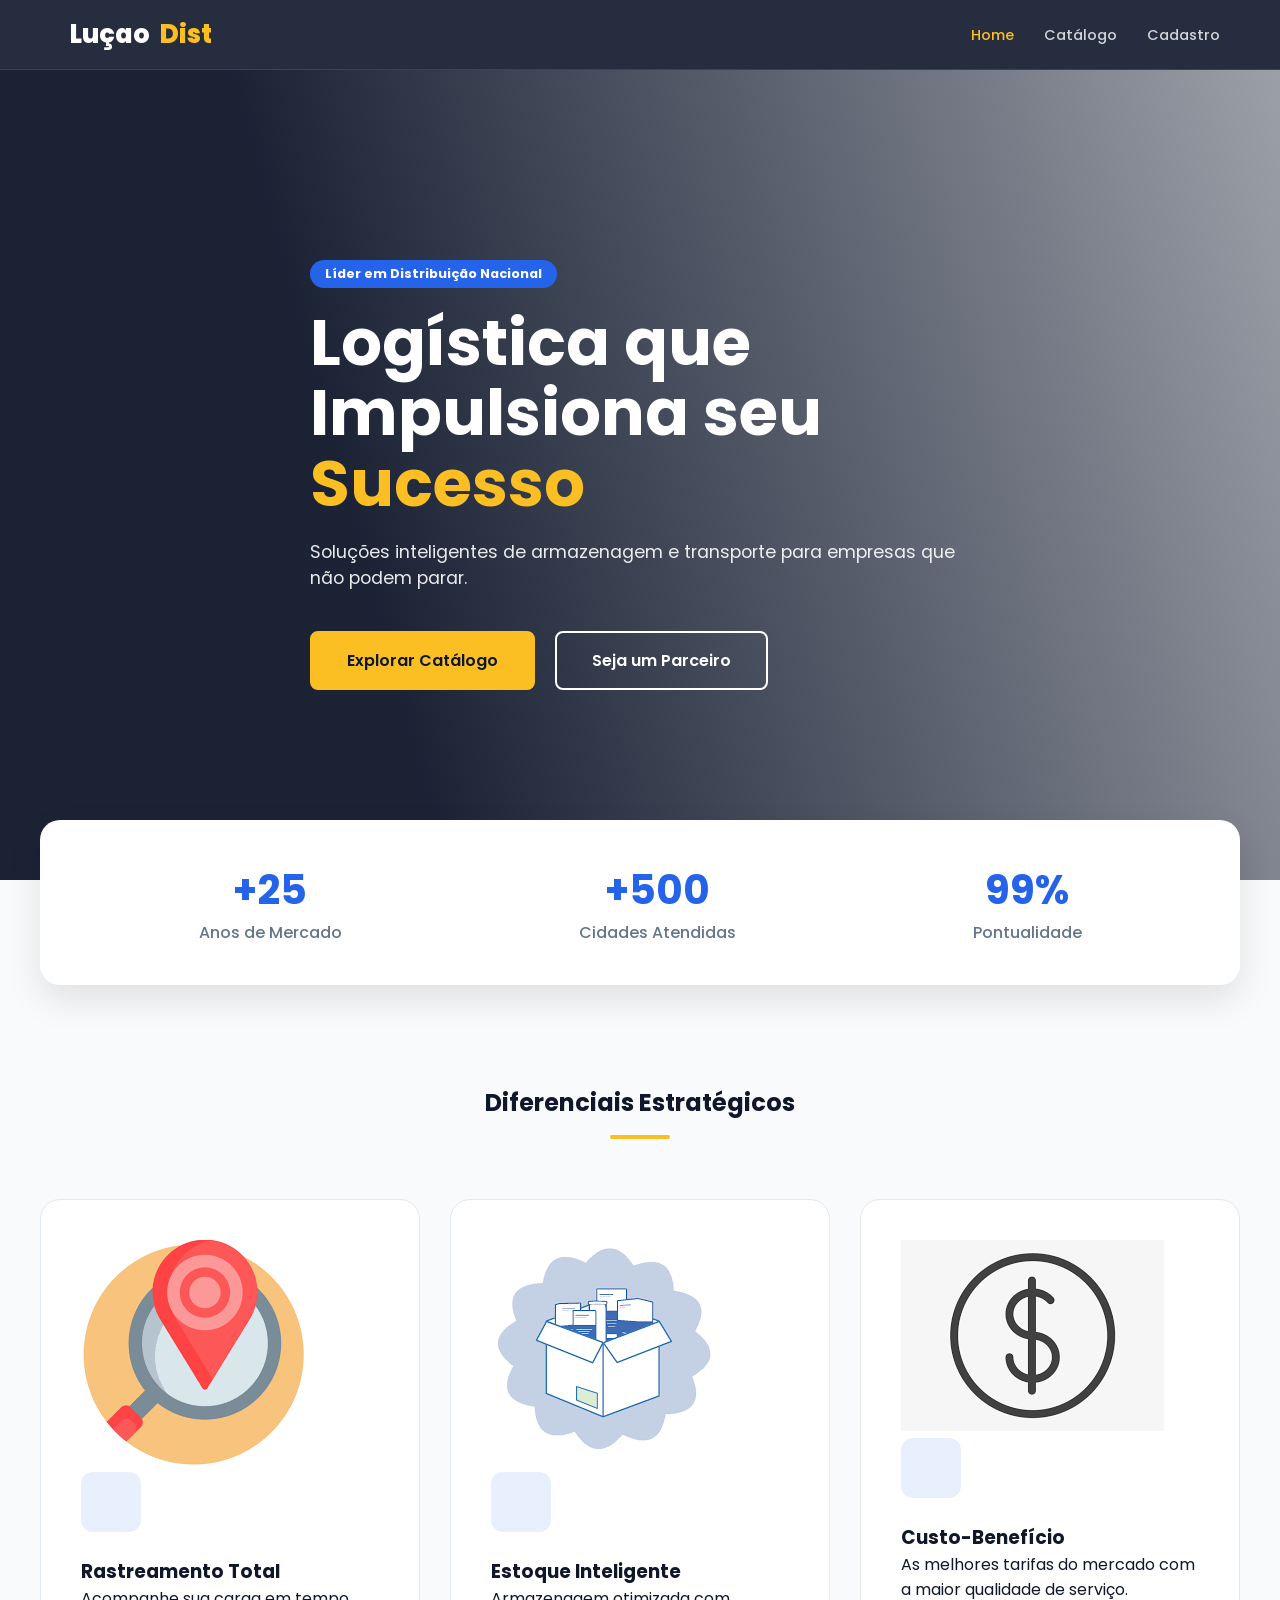
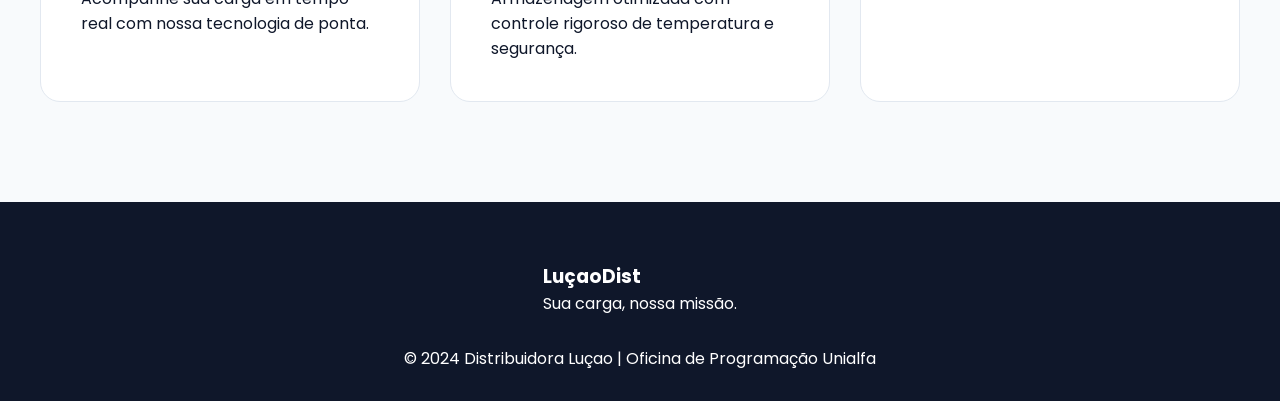
<file: trabalho guilherme/Meu projeto/index.html>
<!DOCTYPE html>
<html lang="pt-BR">
<head>
    <meta charset="UTF-8">
    <meta name="viewport" content="width=device-width, initial-scale=1.0">
    <title>Distribuidora Luçao | Excelência em Logística</title>
    <link rel="stylesheet" href="style.css">
    <link href="https://cloudflare.com" rel="stylesheet">
</head>
<body>
    <header>
        <nav class="container">
            <div class="logo">
                <i class="fas fa-truck-loading"></i> Luçao<span>Dist</span>
            </div>
            <ul class="nav-links">
                <li><a href="index.html" class="active">Home</a></li>
                <li><a href="../pages/produto.html">Catálogo</a></li>
                <li><a href="../pages/cadastro.html">Cadastro</a></li>
            </ul>
        </nav>
    </header>

    <section class="hero">
        <div class="hero-overlay"></div>
        <div class="hero-content container">
            <span class="badge">Líder em Distribuição Nacional</span>
            <h1>Logística que Impulsiona seu <span>Sucesso</span></h1>
            <p>Soluções inteligentes de armazenagem e transporte para empresas que não podem parar.</p>
            <div class="hero-btns">
                <a href="../pages/produto.html" class="cta-button">Explorar Catálogo</a>
                <a href="../pages/cadastro.html" class="cta-button secondary">Seja um Parceiro</a>
            </div>
        </div>
    </section>

    <section class="stats container">
        <div class="stat-item">
            <h3>+25</h3>
            <p>Anos de Mercado</p>
        </div>
        <div class="stat-item">
            <h3>+500</h3>
            <p>Cidades Atendidas</p>
        </div>
        <div class="stat-item">
            <h3>99%</h3>
            <p>Pontualidade</p>
        </div>
    </section>

    <section class="features container section-padding">
        <div class="section-header">
            <h2>Diferenciais Estratégicos</h2>
            <div class="divider"></div>
        </div>
        <div class="grid">
            
            <div class="feature-card">
                <img src="../imagens/imagem6.png" alt="rastreamento">
                <div class="icon-box"><i class="fas fa-route"></i></div>
                <h3>Rastreamento Total</h3>
                <p>Acompanhe sua carga em tempo real com nossa tecnologia de ponta.</p>
            </div>
            <div class="feature-card">
                <img src="../imagens/imagem7.png" alt="estoque">
                <div class="icon-box"><i class="fas fa-warehouse"></i></div>
                <h3>Estoque Inteligente</h3>
                <p>Armazenagem otimizada com controle rigoroso de temperatura e segurança.</p>
            </div>
            <div class="feature-card">
                <img src="../imagens/imagem8.png" alt="custo-beneficio">
                <div class="icon-box"><i class="fas fa-hand-holding-usd"></i></div>
                <h3>Custo-Benefício</h3>
                <p>As melhores tarifas do mercado com a maior qualidade de serviço.</p>
            </div>
        </div>
    </section>

    <footer class="footer">
        <div class="container footer-content">
            <div class="footer-info">
                <h3>Luçao<span>Dist</span></h3>
                <p>Sua carga, nossa missão.</p>
            </div>
            <div class="footer-bottom">
                <p>&copy; 2024 Distribuidora Luçao | Oficina de Programação Unialfa</p>
            </div>
        </div>
    </footer>
</body>
</html>
</file>
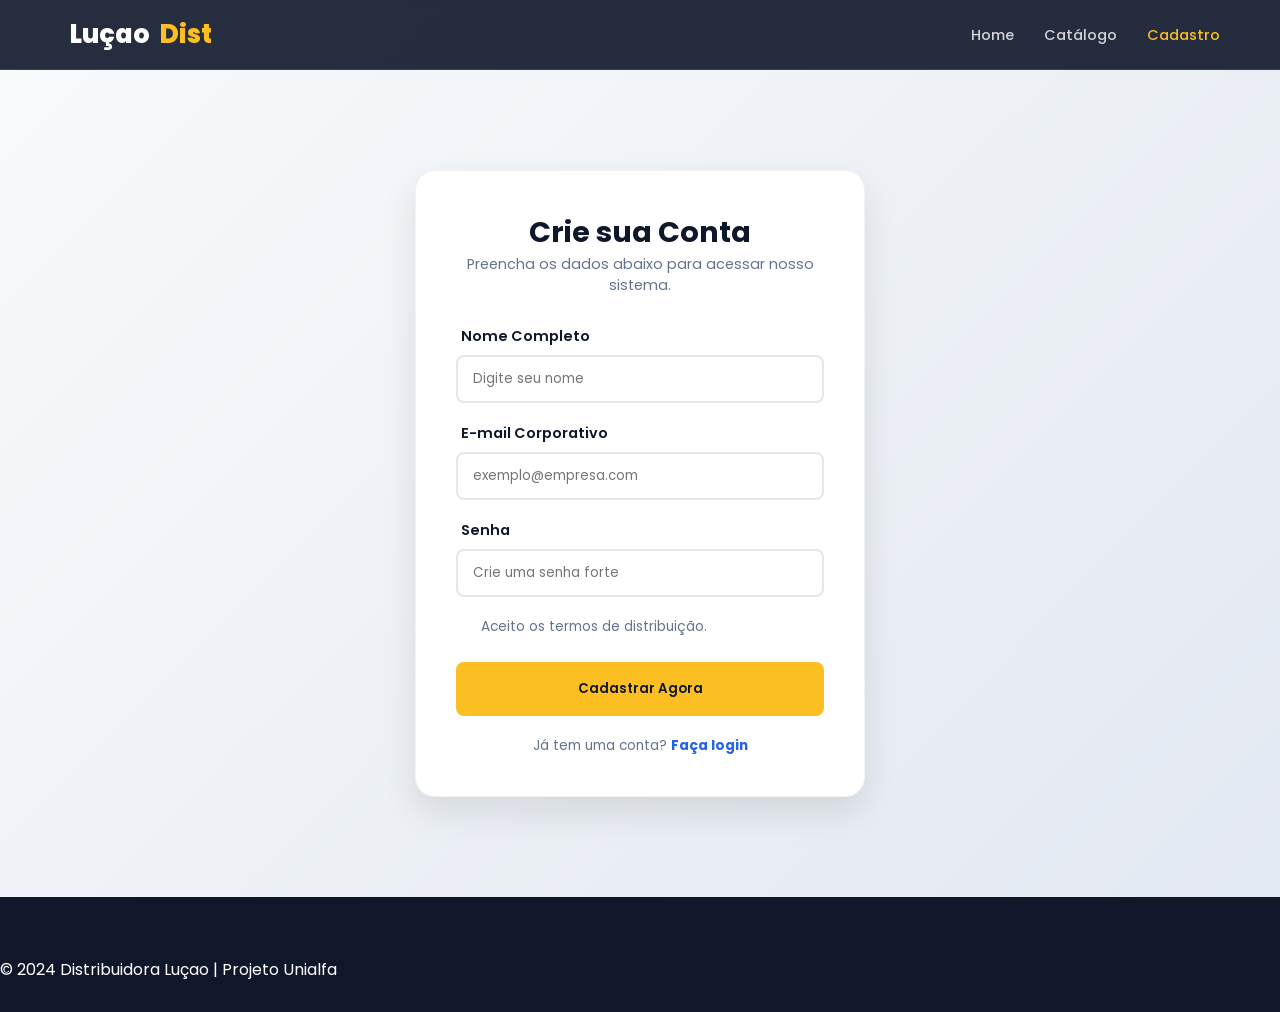
<file: trabalho guilherme/pages/cadastro.html>
<!DOCTYPE html>
<html lang="pt-BR">
<head>
    <meta charset="UTF-8">
    <meta name="viewport" content="width=device-width, initial-scale=1.0">
    <title>Cadastro | Distribuidora Luçao</title>
   
    <link rel="stylesheet" href="..//Meu projeto/style.css">
    <link href="https://cloudflare.com" rel="stylesheet">
</head>
<body class="bg-form">
    <header>
        <nav class="container">
            <div class="logo">
                <i class="fas fa-truck-loading"></i> Luçao<span>Dist</span>
            </div>
            <ul class="nav-links">
                <li><a href="../Meu projeto/index.html">Home</a></li>
                <li><a href="../pages/produto.html">Catálogo</a></li>
                <li><a href="../pages/cadastro.html" class="active">Cadastro</a></li>
            </ul>
        </nav>
    </header>

    <main class="container section-padding flex-center">
        <div class="form-card">
            <div class="form-header">
                <i class="fas fa-user-plus icon-form"></i>
                <h2>Crie sua Conta</h2>
                <p>Preencha os dados abaixo para acessar nosso sistema.</p>
            </div>

            
            <form action="#">
                <div class="input-group">
                    <label for="nome"><i class="fas fa-user"></i> Nome Completo</label>
                    <input type="text" id="nome" placeholder="Digite seu nome" required>
                </div>

                <div class="input-group">
                    <label for="email"><i class="fas fa-envelope"></i> E-mail Corporativo</label>
                    <input type="email" id="email" placeholder="exemplo@empresa.com" required>
                </div>

                <div class="input-group">
                    <label for="senha"><i class="fas fa-lock"></i> Senha</label>
                    <input type="password" id="senha" placeholder="Crie uma senha forte" required>
                </div>

                <div class="form-footer">
                    <label class="checkbox-container">
                        <input type="checkbox" required>
                        <span class="checkmark"></span>
                        Aceito os termos de distribuição.
                    </label>
                </div>

                <button type="submit" class="cta-button full-width">Cadastrar Agora</button>
            </form>
            
            <p class="login-link">Já tem uma conta? <a href="../index.html">Faça login</a></p>
        </div>
    </main>

    <footer class="footer">
        <p>&copy; 2024 Distribuidora Luçao | Projeto Unialfa</p>
    </footer>
</body>
</html>
</file>
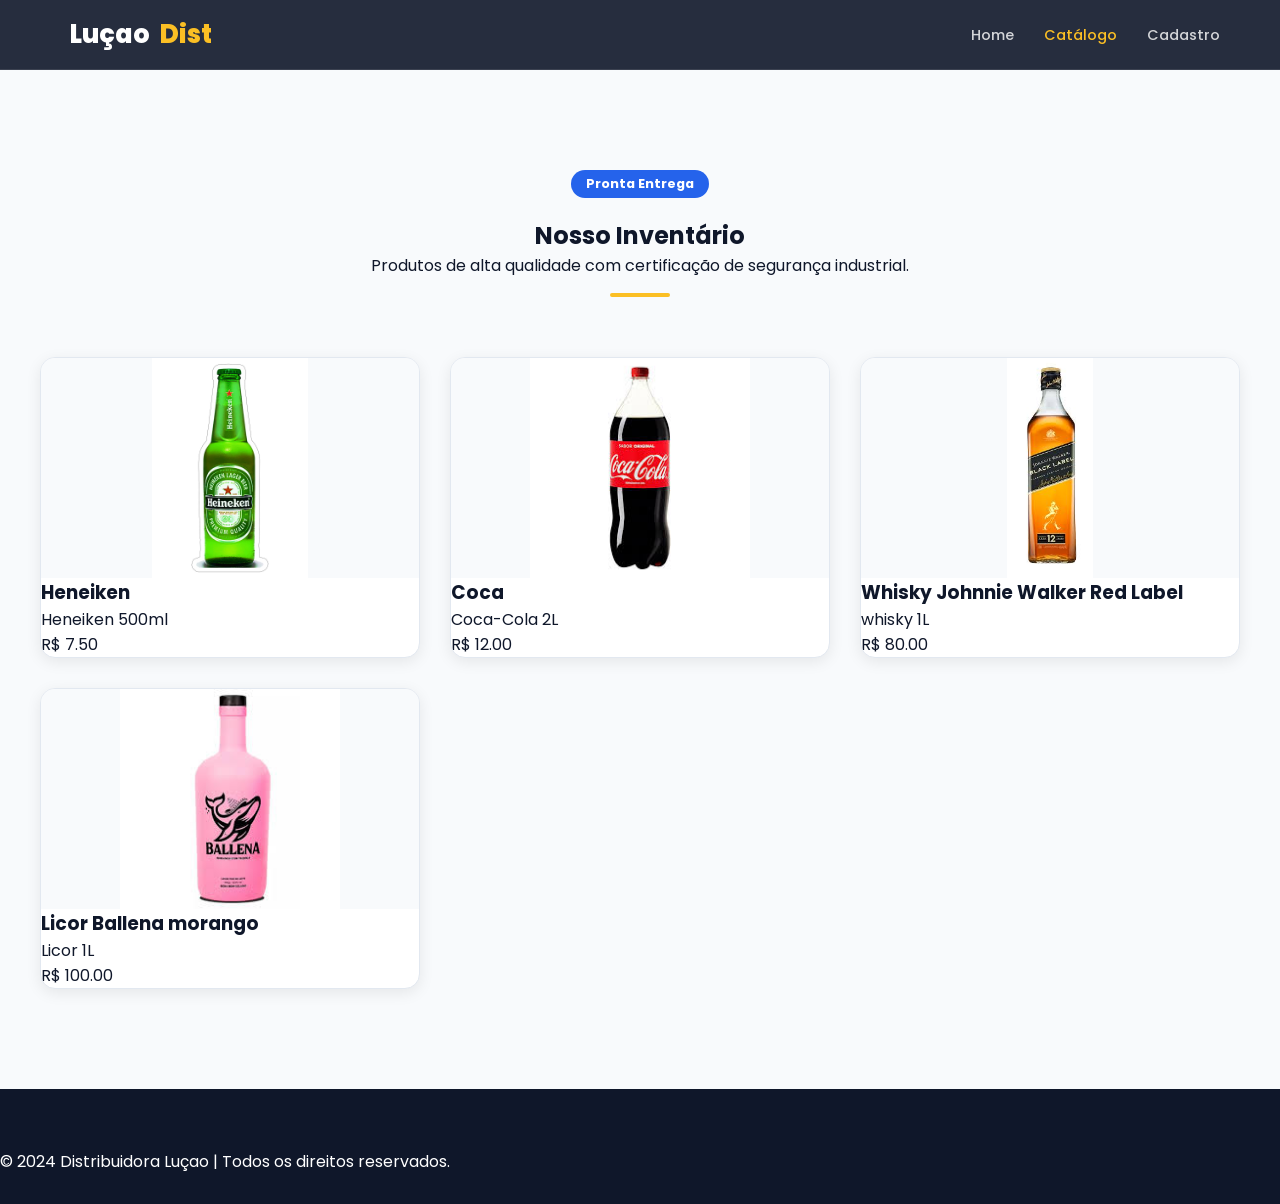
<file: trabalho guilherme/pages/produto.html>
<!DOCTYPE html>
<html lang="pt-BR">
<head>
    <meta charset="UTF-8">
    <meta name="viewport" content="width=device-width, initial-scale=1.0">
    <title>Catálogo de Produtos | Distribuidora Luçao</title>
    <link rel="stylesheet" href="../Meu projeto/style.css">
    <link href="https://cloudflare.com" rel="stylesheet">
</head>
<body>
    <header>
        <nav class="container">
            <div class="logo">
                <i class="fas fa-truck-loading"></i> Luçao<span>Dist</span>
            </div>
            <ul class="nav-links">
                <li><a href="../Meu projeto/index.html">Home</a></li>
                <li><a href="../pages/produto.html" class="active">Catálogo</a></li>
                <li><a href="../pages/cadastro.html">Cadastro</a></li>
            </ul>
        </nav>
    </header>

    <main class="container section-padding">
        <div class="section-header">
            <span class="badge">Pronta Entrega</span>
            <h2>Nosso Inventário</h2>
            <p>Produtos de alta qualidade com certificação de segurança industrial.</p>
            <div class="divider"></div>
        </div>

        
        <div class="grid">
            
           
            <div class="card product-card">
                <div class="card-img-wrapper">
                    <img src="../imagens/imagem1.jpg" alt="Palete">
                    <span class="tag-promo">Destaque</span>
                </div>
                <div class="card-content">
                    <h3>Heneiken</h3>
                    <p>Heneiken 500ml</p>
                    <div class="card-footer-price">
                        <span class="preco">R$ 7.50</span>
                        <a href="../pages/produto.html" class="icon-btn"><i class="fas fa-plus"></i></a>
                    </div>
                </div>
            </div>

            
            <div class="card product-card">
                <div class="card-img-wrapper">
                    <img src="../imagens/imagem2.jpg" alt="Empilhadeira">
                </div>
                <div class="card-content">
                    <h3>Coca</h3>
                    <p>Coca-Cola 2L</p>
                    <div class="card-footer-price">
                        <span class="preco">R$ 12.00</span>
                        <a href="../pages/produto.html" class="icon-btn"><i class="fas fa-plus"></i></a>
                    </div>
                </div>
            </div>

         
            <div class="card product-card">
                <div class="card-img-wrapper">
                    <img src="../imagens/imagem3.jpg" alt="Caixas">
                </div>
                <div class="card-content">
                    <h3>Whisky Johnnie Walker Red Label</h3>
                    <p>whisky 1L</p>
                    <div class="card-footer-price">
                        <span class="preco">R$ 80.00</span>
                        <a href="../pages/produto.html" class="icon-btn"><i class="fas fa-plus"></i></a>
                    </div>
                </div>
            </div>

            
            <div class="card product-card">
                <div class="card-img-wrapper">
                    <img src="../imagens/imagem4.jpg" alt="Fita">
                </div>
                <div class="card-content">
                    <h3>Licor Ballena morango</h3>
                    <p>Licor 1L</p>
                    <div class="card-footer-price">
                        <span class="preco">R$ 100.00</span>
                        <a href="../pages/produto.html" class="icon-btn"><i class="fas fa-plus"></i></a>
                    </div>
                </div>
            </div>

        </div>
    </main>

    <footer class="footer">
        <p>&copy; 2024 Distribuidora Luçao | Todos os direitos reservados.</p>
    </footer>
</body>
</html>
</file>
<file: trabalho guilherme/Meu projeto/style.css>
@import url('https://fonts.googleapis.com/css2?family=Poppins:wght@300;400;500;600;800&display=swap');



:root {
    --primary: #0f172a;
    --secondary: #2563eb;
    --accent: #fbbf24;
    --white: #ffffff;
    --bg-light: #f8fafc;

    --shadow-sm: 0 5px 15px rgba(0, 0, 0, 0.05);
    --shadow-lg: 0 15px 35px rgba(0, 0, 0, 0.1);
}

* {
    margin: 0;
    padding: 0;
    box-sizing: border-box;
    font-family: 'Poppins', sans-serif;
}


body {
    background-color: var(--bg-light);
    color: var(--primary);
    overflow-x: hidden;
}

.container {
    max-width: 1200px;
    margin: 0 auto;
    padding: 0 20px;
}

.section-padding {
    padding: 100px 0;
}


header {
    background: rgba(15, 23, 42, 0.9);
    backdrop-filter: blur(10px);
    padding: 15px 0;

    position: sticky;
    top: 0;
    z-index: 1000;

    border-bottom: 1px solid rgba(255, 255, 255, 0.1);
}

nav {
    display: flex;
    justify-content: space-between;
    align-items: center;
}

/* Logo */
.logo {
    display: flex;
    align-items: center;
    gap: 10px;

    font-size: 1.6rem;
    font-weight: 800;
    color: var(--white);
}

.logo span {
    color: var(--accent);
}

/* Menu */
.nav-links {
    display: flex;
    list-style: none;
}

.nav-links li {
    margin-left: 30px;
}

.nav-links a {
    text-decoration: none;
    font-size: 0.9rem;
    font-weight: 500;

    color: var(--white);
    opacity: 0.8;

    transition: 0.3s;
}

.nav-links a:hover,
.nav-links a.active {
    opacity: 1;
    color: var(--accent);
}


.hero {
    position: relative;
    height: 90vh;

    display: flex;
    align-items: center;

    color: var(--white);

    background: url('https://images.unsplash.com/photo-1586528116311-ad8dd3c8310d')
        center/cover no-repeat;
}


.hero-overlay {
    position: absolute;
    inset: 0;

    background: linear-gradient(
        75deg,
        rgba(15, 23, 42, 0.95) 30%,
        rgba(15, 23, 42, 0.4) 100%
    );
}


.hero-content {
    position: relative;
    z-index: 10;
    max-width: 700px;
}


.badge {
    display: inline-block;
    margin-bottom: 20px;

    padding: 5px 15px;
    border-radius: 20px;

    font-size: 0.8rem;
    font-weight: bold;

    background: var(--secondary);
    color: var(--white);
}


.hero h1 {
    font-size: 4rem;
    line-height: 1.1;
    margin-bottom: 20px;
}

.hero h1 span {
    color: var(--accent);
}

.hero p {
    font-size: 1.1rem;
    opacity: 0.9;
    margin-bottom: 40px;
}

/* Botões */
.hero-btns {
    display: flex;
    gap: 20px;
}

.cta-button {
    padding: 15px 35px;
    border-radius: 8px;

    font-weight: 600;
    text-decoration: none;

    background: var(--accent);
    color: var(--primary);
    border: 2px solid var(--accent);

    transition: 0.3s ease;
}

.cta-button.secondary {
    background: transparent;
    color: var(--white);
    border-color: var(--white);
}

.cta-button:hover {
    transform: translateY(-3px);
    box-shadow: var(--shadow-lg);
    filter: brightness(1.1);
}


.stats {
    display: flex;
    justify-content: space-around;

    margin-top: -60px;
    padding: 40px;

    background: var(--white);
    border-radius: 20px;
    box-shadow: var(--shadow-lg);

    position: relative;
    z-index: 20;
}

.stat-item {
    text-align: center;
}

.stat-item h3 {
    font-size: 2.5rem;
    color: var(--secondary);
}

.stat-item p {
    color: #64748b;
    font-weight: 500;
}


.section-header {
    text-align: center;
    margin-bottom: 60px;
}

.divider {
    width: 60px;
    height: 4px;
    margin: 15px auto;

    background: var(--accent);
    border-radius: 2px;
}

.grid {
    display: grid;
    grid-template-columns: repeat(auto-fit, minmax(300px, 1fr));
    gap: 30px;
}

.feature-card {
    padding: 40px;
    border-radius: 20px;

    background: var(--white);
    border: 1px solid #e2e8f0;

    transition: 0.4s;
}

.feature-card:hover {
    transform: translateY(-8px) scale(1.02);
    box-shadow: var(--shadow-lg);
    border-color: var(--secondary);
}

/* Ícone */
.icon-box {
    width: 60px;
    height: 60px;

    display: flex;
    align-items: center;
    justify-content: center;

    margin-bottom: 25px;
    border-radius: 12px;

    font-size: 1.5rem;

    background: rgba(37, 99, 235, 0.1);
    color: var(--secondary);
}


.footer {
    padding: 60px 0 30px;

    background: var(--primary);
    color: var(--white);
}

.footer-content {
    display: flex;
    flex-direction: column;
    align-items: center;
    gap: 30px;
}


.bg-form {
    background: linear-gradient(135deg, #f8fafc 0%, #e2e8f0 100%);
}

.flex-center {
    display: flex;
    justify-content: center;
    align-items: center;
    min-height: 80vh;
}

.form-card {
    width: 100%;
    max-width: 450px;

    padding: 40px;
    border-radius: 20px;

    background: var(--white);
    border: 1px solid rgba(0, 0, 0, 0.05);

    box-shadow: var(--shadow-lg);
}

.form-header {
    text-align: center;
    margin-bottom: 30px;
}

.icon-form {
    font-size: 2.5rem;
    color: var(--secondary);
    margin-bottom: 10px;
}

.form-header h2 {
    font-size: 1.8rem;
    color: var(--primary);
}

.form-header p {
    font-size: 0.9rem;
    color: #64748b;
}

/* Inputs */
.input-group {
    margin-bottom: 20px;
    text-align: left;
}

.input-group label {
    display: block;
    margin-bottom: 8px;

    font-size: 0.9rem;
    font-weight: 600;
    color: var(--primary);
}

.input-group label i {
    margin-right: 5px;
    color: var(--secondary);
}

.input-group input {
    width: 100%;
    padding: 12px 15px;

    border-radius: 8px;
    border: 2px solid #e2e8f0;

    outline: none;
    transition: 0.3s;
}

.input-group input:focus {
    border-color: var(--secondary);
    box-shadow: 0 0 0 4px rgba(37, 99, 235, 0.1);
}


.full-width {
    width: 100%;
    margin-top: 10px;
}

.login-link {
    margin-top: 20px;
    text-align: center;

    font-size: 0.85rem;
    color: #64748b;
}

.login-link a {
    text-decoration: none;
    font-weight: bold;
    color: var(--secondary);
}


.checkbox-container {
    display: block;
    position: relative;

    padding-left: 25px;
    margin-bottom: 15px;

    cursor: pointer;
    font-size: 0.85rem;
    color: #64748b;
}

.checkbox-container input {
    position: absolute;
    opacity: 0;
}


@media (max-width: 768px) {
    .hero h1 {
        font-size: 2.5rem;
    }

    .stats {
        flex-direction: column;
        gap: 30px;
        margin-top: -30px;
    }

    .hero-btns {
        flex-direction: column;
        width: 100%;
    }

    .cta-button {
        text-align: center;
    }

    .nav-links {
        display: none;
    }
}

.grid {
    display: grid;
    grid-template-columns: repeat(auto-fit, minmax(280px, 1fr));
    gap: 30px;
    margin-top: 40px;
}

.product-card {
    background: #ffffff;
    border-radius: 15px;
    overflow: hidden;
    border: 1px solid #e2e8f0; 
    box-shadow: 0 4px 15px rgba(0, 0, 0, 0.08); 
    transition: transform 0.3s ease, box-shadow 0.3s ease;
    display: flex;
    flex-direction: column;
}

/* Efeito ao passar o mouse no card */
.product-card:hover {
    transform: translateY(-10px); /* Card "sobe" um pouco */
    box-shadow: 0 12px 30px rgba(78, 42, 20, 0.2); /* Sombra marrom suave */
    border-color: #ffcc00; /* Borda fica dourada */
}


.card-img-wrapper {
    position: relative;
    height: 220px;
    background: #f8fafc;
    overflow: hidden;
}

.card-img-wrapper img {
    width: 100%;
    height: 100%;
    object-fit: contain; /
    padding: 20px;
    transition: transform 0.5s ease;
}

.product-card:hover .card-img-wrapper img {
    transform: scale(1.1);


.card-content {
    padding: 20px;
    text-align: center;
    flex-grow: 1;
}

.card-content h3 {
    font-size: 1.25rem;
    color: #4e2a14; 
    margin-bottom: 8px;
    font-weight: 700;
}

.card-content p {
    font-size: 0.9rem;
    color: #64748b;
    margin-bottom: 20px;
}


.card-footer-price {
    display: flex;
    justify-content: space-between;
    align-items: center;
    background: #fdfaf0; 
    padding: 15px 20px;
    border-top: 1px solid #eee;
}

.preco {
    font-size: 1.4rem;
    font-weight: 800;
    color: #ea1d2c;


.icon-btn {
    width: 40px;
    height: 40px;
    background: #4e2a14;
    color: #fff;
    display: flex;
    align-items: center;
    justify-content: center;
    border-radius: 10px;
    text-decoration: none;
    transition: 0.3s;
}

.icon-btn:hover {
    background: #ffcc00; 
    color: #4e2a14;
}


.tag-promo {
    position: absolute;
    top: 15px;
    left: 15px;
    background: #ffcc00;
    color: #4e2a14;
    padding: 5px 12px;
    border-radius: 5px;
    font-size: 0.75rem;
    font-weight: bold;
    z-index: 10;
}
</file>
